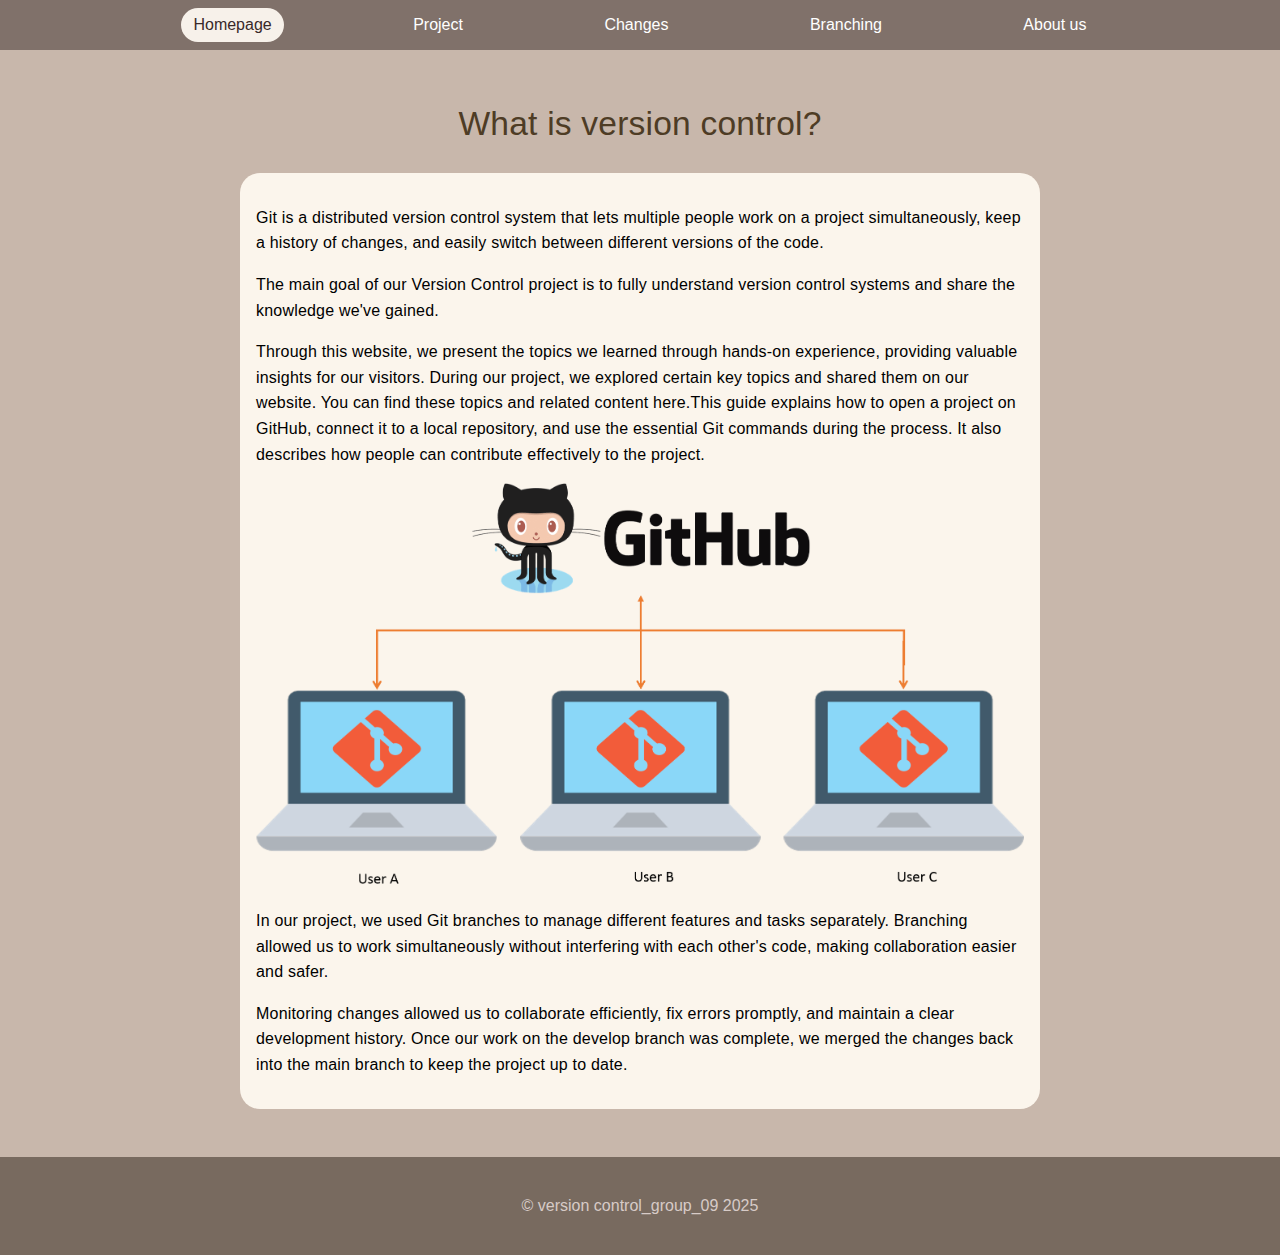
<file: index.html>
<!DOCTYPE html>
<html lang="en">

<head>
  <meta charset="UTF-8" />
  <meta name="viewport" content="width=device-width, initial-scale=1.0" />
  <title>Homepage</title>
  <link rel="stylesheet" href="styles/styles.css" />
</head>

<body>
  <header class="header">
    <nav class="menu">
      <a class="menu-item active" href="index.html">Homepage</a>
      <a class="menu-item" href="project.html">Project</a>
      <a class="menu-item" href="changes.html">Changes</a>
      <a class="menu-item" href="branching.html">Branching</a>
      <a class="menu-item" href="aboutus.html">About us</a>
    </nav>
  </header>
  <main class="main_home">
    <h1>What is version control?</h1>
    <article class="main_article">
      <p>
        Git is a distributed version control system that lets multiple people
        work on a project simultaneously, keep a history of changes, and
        easily switch between different versions of the code.
      </p>
      <p>
        The main goal of our Version Control project is to fully understand
        version control systems and share the knowledge we've gained.
      </p>

      <p>
        Through this website, we present the topics we learned through
        hands-on experience, providing valuable insights for our visitors.
        During our project, we explored certain key topics and shared them on
        our website. You can find these topics and related content here.This
        guide explains how to open a project on GitHub, connect it to a local
        repository, and use the essential Git commands during the process. It
        also describes how people can contribute effectively to the project.
      </p>
      <img src="images/homePage.png" alt="no picture" height="auto" width="100%" />
      <p>
        In our project, we used Git branches to manage different features and
        tasks separately. Branching allowed us to work simultaneously without
        interfering with each other's code, making collaboration easier and
        safer.
      </p>
      <p>
        Monitoring changes allowed us to collaborate efficiently, fix errors
        promptly, and maintain a clear development history. Once our work on
        the develop branch was complete, we merged the changes back into the
        main branch to keep the project up to date.
      </p>
    </article>
  </main>
  <footer class="footer">
    <p class="footer_content">&copy; version control_group_09 2025</p>
  </footer>
</body>

</html>
</file>
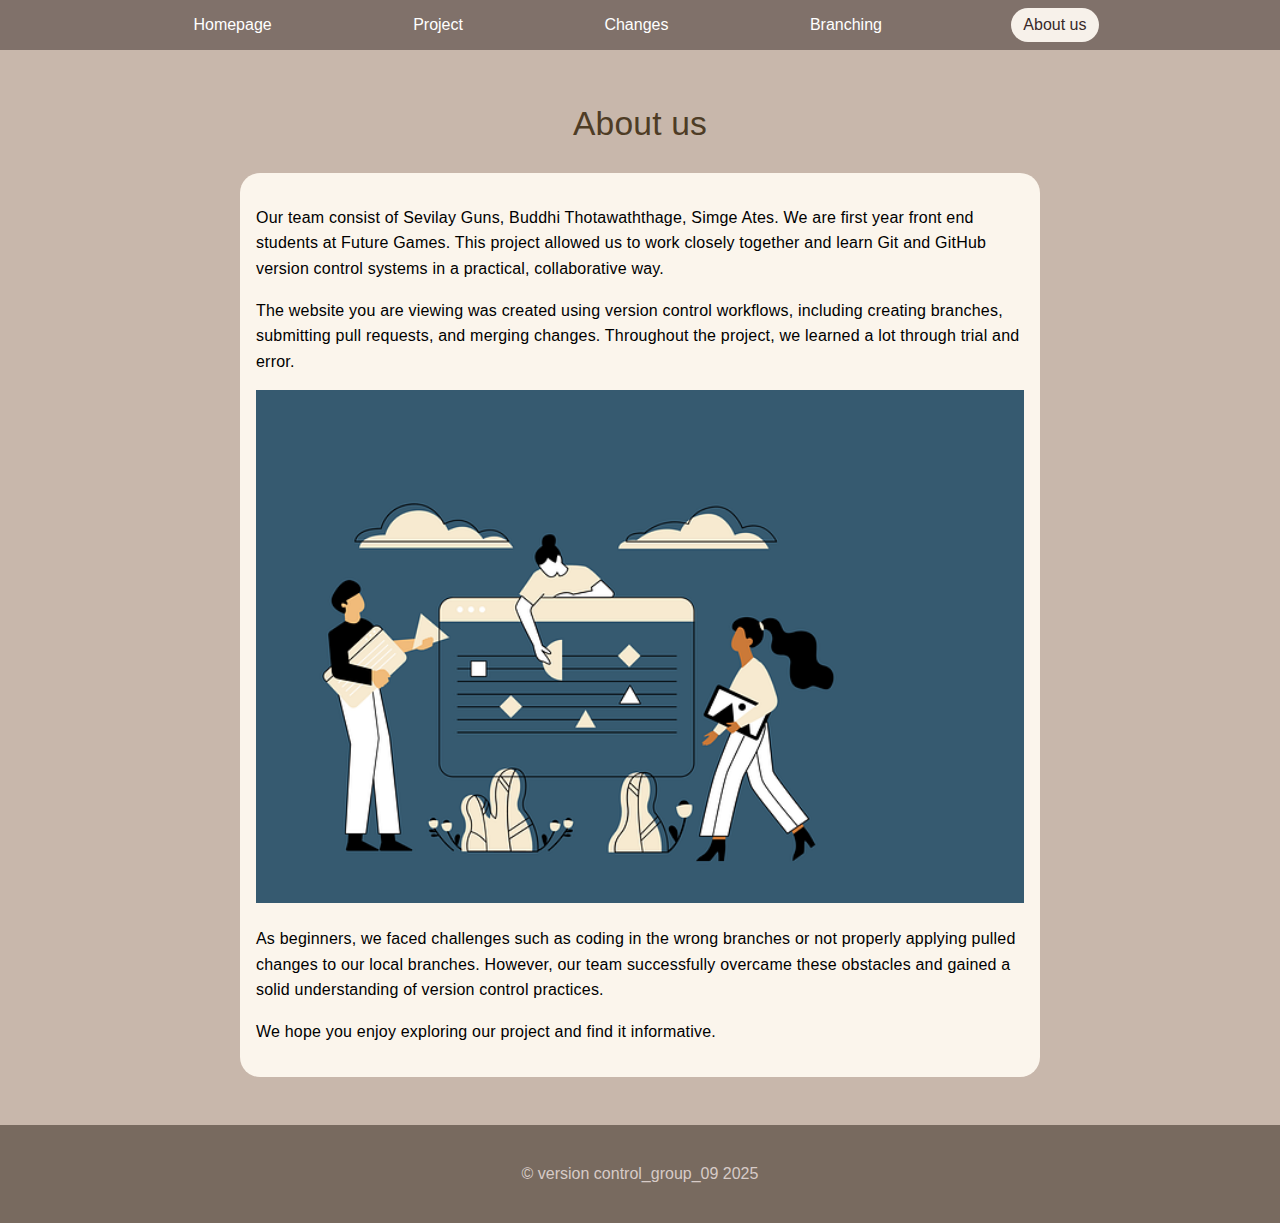
<file: aboutus.html>
<!DOCTYPE html>
<html lang="en">
  <head>
    <meta charset="UTF-8" />
    <meta name="viewport" content="width=device-width, initial-scale=1.0" />
    <title>About Us</title>
    <link rel="stylesheet" href="styles/styles.css" />
    <link rel="stylesheet" href="styles/aboutus.css" />
  </head>
  <body>
    <header class="header">
      <nav class="menu">
        <a class="menu-item" href="index.html">Homepage</a>
        <a class="menu-item" href="project.html">Project</a>
        <a class="menu-item" href="changes.html">Changes</a>
        <a class="menu-item" href="branching.html">Branching</a>
        <a class="menu-item active" href="aboutus.html">About us</a>
      </nav>
    </header>

    <main class="main_home">
      <h1>About us</h1>
      <article class="main_article">
        <p>
          Our team consist of Sevilay Guns, Buddhi Thotawaththage, Simge Ates.
          We are first year front end students at Future Games. This project
          allowed us to work closely together and learn Git and GitHub version
          control systems in a practical, collaborative way.
        </p>
        <p>
          The website you are viewing was created using version control
          workflows, including creating branches, submitting pull requests, and
          merging changes. Throughout the project, we learned a lot through
          trial and error.
        </p>
        <img
          src="images/aboutUs.png"
          alt="no picture"
          height="auto"
          width="100%"
        />
        <p>
          As beginners, we faced challenges such as coding in the wrong branches
          or not properly applying pulled changes to our local branches.
          However, our team successfully overcame these obstacles and gained a
          solid understanding of version control practices.
        </p>
        <p>We hope you enjoy exploring our project and find it informative.</p>
      </article>
    </main>
    <footer class="footer">
      <p class="footer_content">&copy; version control_group_09 2025</p>
    </footer>
  </body>
</html>
</file>
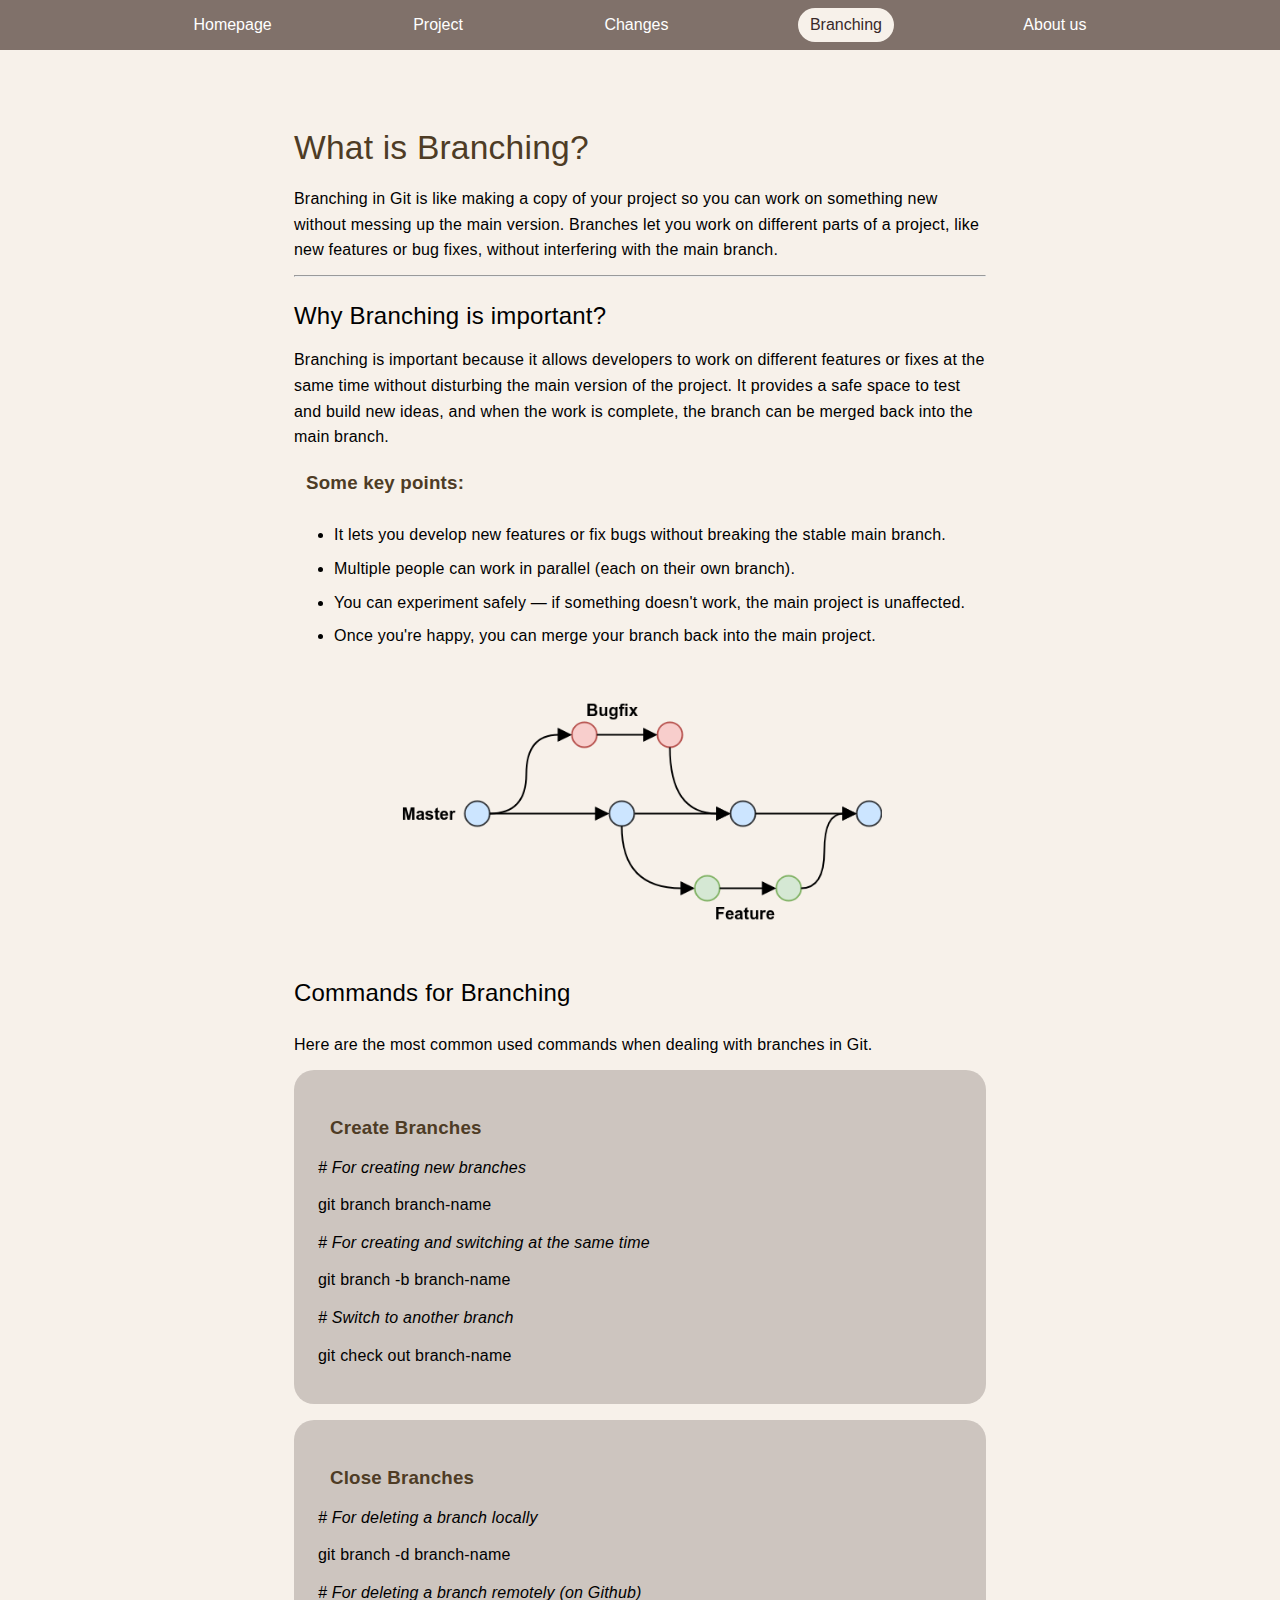
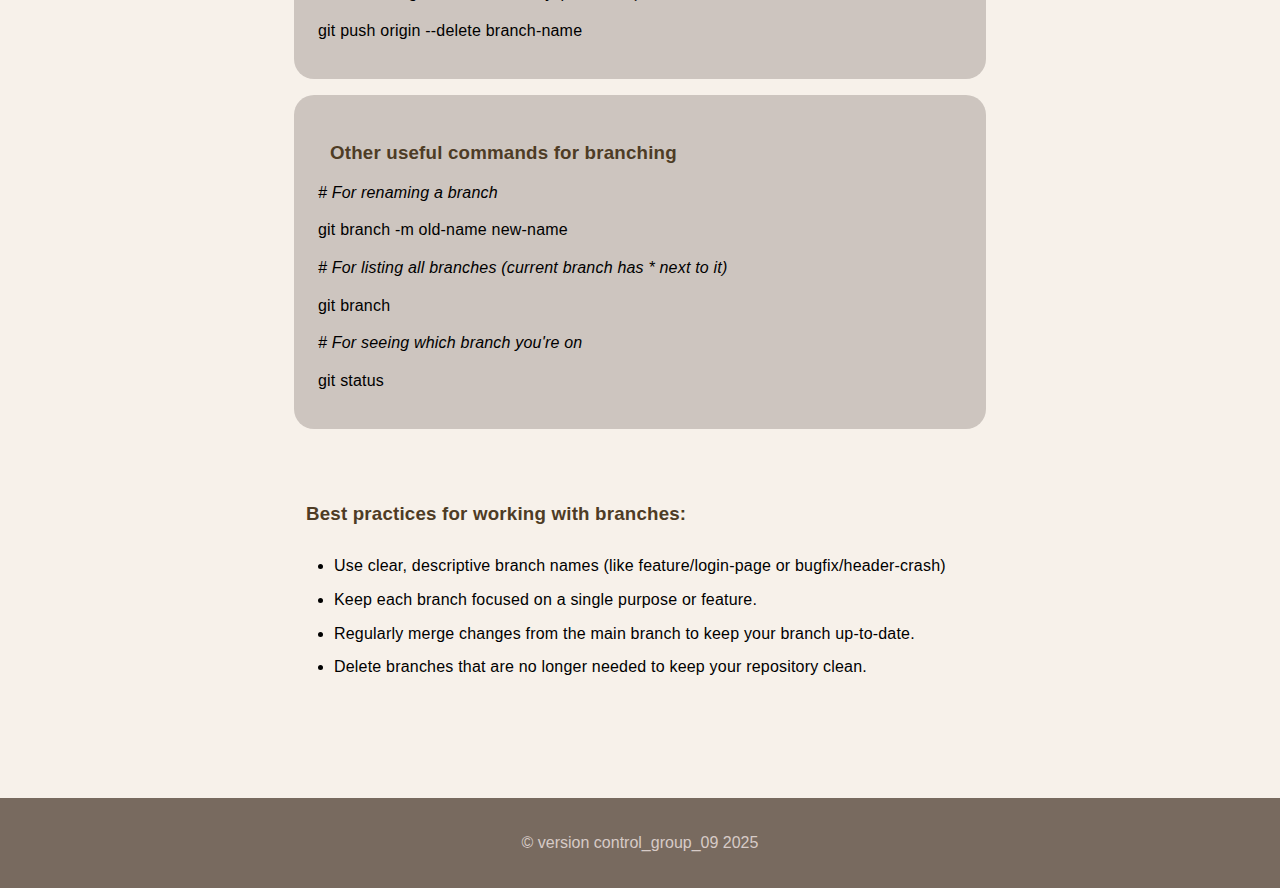
<file: branching.html>
<!DOCTYPE html>
<html lang="en">

<head>
  <meta charset="UTF-8" />
  <meta name="viewport" content="width=device-width, initial-scale=1.0" />
  <title>Branching</title>
  <link rel="stylesheet" href="styles/styles.css" />
  <link rel="stylesheet" href="styles/branching.css">
</head>

<body>
  <header class="header">
    <nav class="menu">
      <a class="menu-item" href="index.html">Homepage</a>
      <a class="menu-item" href="project.html">Project</a>
      <a class="menu-item" href="changes.html">Changes</a>
      <a class="menu-item active" href="branching.html">Branching</a>
      <a class="menu-item" href="aboutus.html">About us</a>
    </nav>
  </header>
  <main class="main_branching">
    <article class="branching_article">
      <article class="branching_introduction">
        <h1 class="branching_title">What is Branching?</h1>
        <p class="page_description">Branching in Git is like making a copy of your project so you can work on
          something new without messing up the main version. Branches let you work on different parts of a
          project, like new features or bug fixes, without interfering with the main branch.</p>
        <hr>
        <h2 class="branching_title">Why Branching is important?</h2>
        <p class="branching_description">Branching is important because it allows developers to work on different
          features or fixes at the same time without disturbing the main version of the project. It provides a
          safe space to test and build new ideas, and when the work is complete, the branch can be merged back
          into the main branch.</p>
        <h3>Some key points:</h3>
        <ul class="list">
          <li>It lets you develop new features or fix bugs without breaking the stable main branch.</li>
          <li>Multiple people can work in parallel (each on their own branch).</li>
          <li>You can experiment safely — if something doesn't work, the main project is unaffected.</li>
          <li>Once you're happy, you can merge your branch back into the main project.</li>
        </ul>
        <img src="./images/branching-flow.png" alt="Branching flow chart" height="auto" width="100%">
      </article>
      <div class="commands_container">
        <h2 class="branchingcommands_title">Commands for Branching </h2>
        <p>Here are the most common used commands when dealing with branches in Git.</p>
        <div class="commands">
          <h3>Create Branches</h3>
          <p class="command_description"># For creating new branches</p>
          <p class="command_syntax">git branch branch-name</p>
          <p class="command_description"># For creating and switching at the same time</p>
          <p class="command_syntax">git branch -b branch-name</p>
          <p class="command_description"># Switch to another branch</p>
          <p class="command_syntax">git check out branch-name</p>
        </div>
        <div class="commands">
          <h3>Close Branches</h3>
          <p class="command_description"># For deleting a branch locally</p>
          <p class="command_syntax">git branch -d branch-name</p>
          <p class="command_description"># For deleting a branch remotely (on Github)</p>
          <p class="command_syntax">git push origin --delete branch-name</p>
        </div>
        <div class="commands">
          <h3>Other useful commands for branching</h3>
          <p class="command_description"># For renaming a branch</p>
          <p class="command_syntax">git branch -m old-name new-name</p>
          <p class="command_description"># For listing all branches (current branch has * next to it)</p>
          <p class="command_syntax">git branch</p>
          <p class="command_description"># For seeing which branch you're on</p>
          <p class="command_syntax">git status</p>
        </div>
      </div>
      <div class="best_practices_container">
        <h3>Best practices for working with branches:</h3>
        <ul class="list">
          <li>Use clear, descriptive branch names (like feature/login-page or bugfix/header-crash)</li>
          <li>Keep each branch focused on a single purpose or feature.</li>
          <li>Regularly merge changes from the main branch to keep your branch up-to-date.</li>
          <li>Delete branches that are no longer needed to keep your repository clean.</li>
        </ul>
      </div>
    </article>
  </main>
  <footer class="footer">
    <p class="footer_content">&copy; version control_group_09 2025</p>
  </footer>
</body>

</html>
</file>
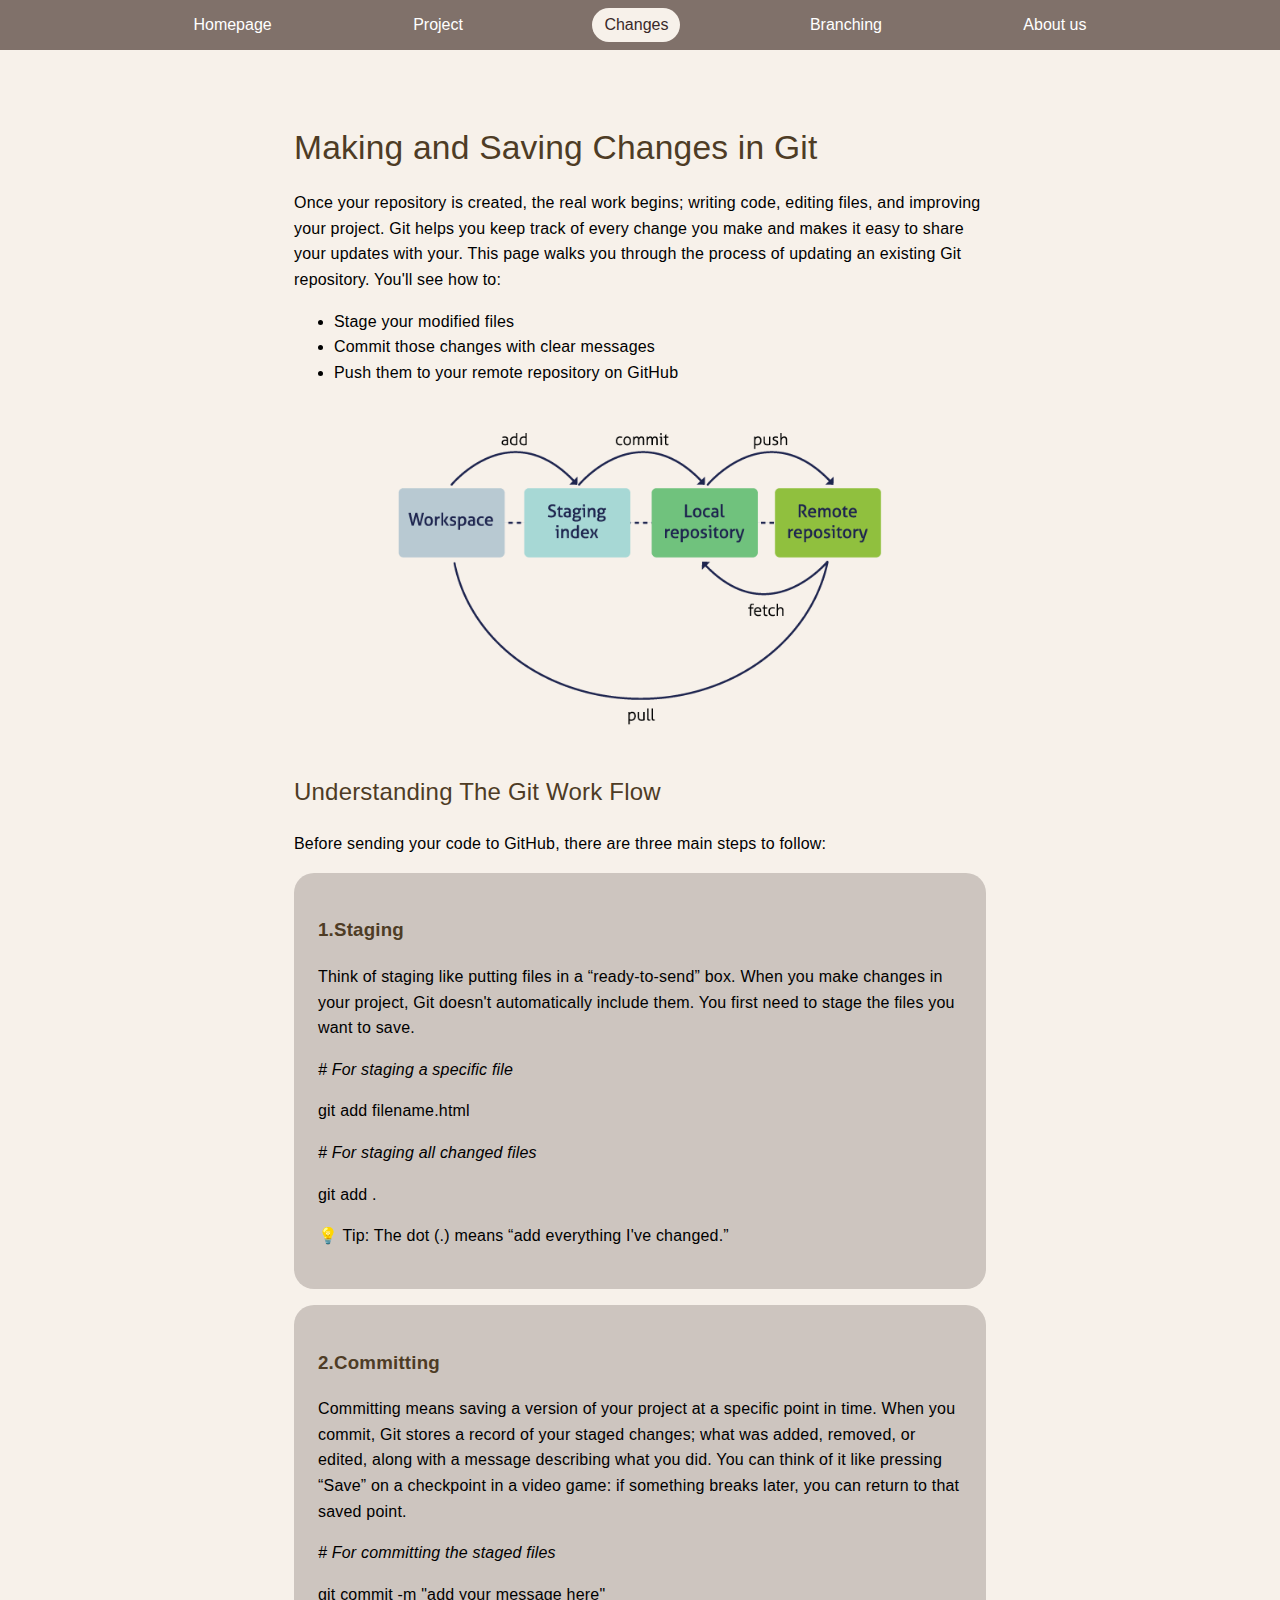
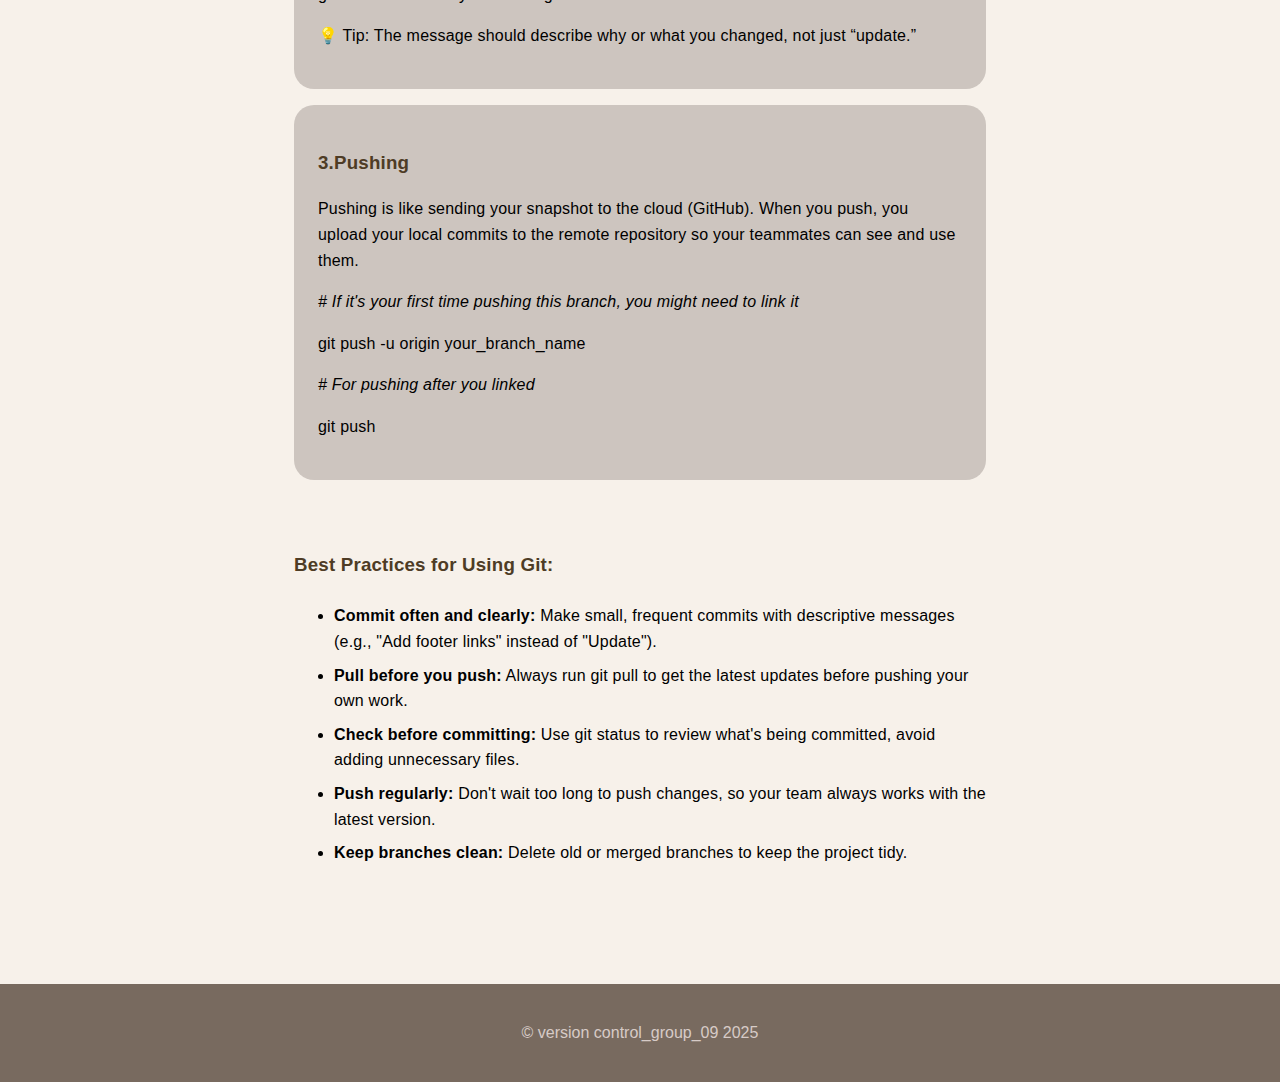
<file: changes.html>
<!DOCTYPE html>
<html lang="en">

<head>
  <meta charset="UTF-8" />
  <meta name="viewport" content="width=device-width, initial-scale=1.0" />
  <title>Changes</title>
  <link rel="stylesheet" href="styles/styles.css" />
  <link rel="stylesheet" href="styles/changes.css">
</head>

<body>
  <header class="header">
    <nav class="menu">
      <a class="menu-item" href="index.html">Homepage</a>
      <a class="menu-item" href="project.html">Project</a>
      <a class="menu-item active" href="changes.html">Changes</a>
      <a class="menu-item" href="branching.html">Branching</a>
      <a class="menu-item" href="aboutus.html">About us</a>
    </nav>
  </header>

  <main class="main_changes">
    <article class="changes_article">
      <article class="changes_introduction">
        <h1 class="changes_title">Making and Saving Changes in Git</h1>
        <p class="page_description">Once your repository is created, the real work begins; writing code, editing files,
          and improving your project. Git helps you keep track of every change you make and makes it easy to share your
          updates with your. This page walks you through the process of updating an existing Git repository. You'll see
          how to:</p>
        <ul>
          <li>Stage your modified files</li>
          <li>Commit those changes with clear messages</li>
          <li>Push them to your remote repository on GitHub</li>
        </ul>
        <img src="./images/git-flowchart-changes.png" alt="Changes flow chart" height="auto" width="100%">
      </article>
      <article class="workflow_article">
        <h2>Understanding The Git Work Flow</h2>
        <p>Before sending your code to GitHub, there are three main steps to follow:</p>
        <div class="commands">
          <h3>1.Staging</h3>
          <p>Think of staging like putting files in a “ready-to-send” box. When you make changes in your project, Git
            doesn't automatically include them. You first need to stage the files you want to save.</p>
          <p class="command_description"># For staging a specific file</p>
          <p class="command_syntax">git add filename.html</p>
          <p class="command_description"># For staging all changed files</p>
          <p class="command_syntax">git add .</p>
          <p>💡 Tip: The dot (.) means “add everything I've changed.”</p>
        </div>
        <div class="commands">
          <h3>2.Committing</h3>
          <p>Committing means saving a version of your project at a specific point in time. When you commit, Git stores
            a record of your staged changes; what was added, removed, or edited, along with a message describing what
            you did. You can think of it like pressing “Save” on a checkpoint in a video game: if something breaks
            later, you can return to that saved point.</p>
          <p class="command_description"># For committing the staged files</p>
          <p class="command_syntax">git commit -m "add your message here"</p>
          <p>💡 Tip: The message should describe why or what you changed, not just “update.”</p>
        </div>
        <div class="commands">
          <h3>3.Pushing</h3>
          <p>Pushing is like sending your snapshot to the cloud (GitHub). When you push, you upload your local commits
            to the remote repository so your teammates can see and use them.</p>
          <p class="command_description"># If it's your first time pushing this branch, you might need to link it</p>
          <p class="command_syntax">git push -u origin your_branch_name</p>
          <p class="command_description"># For pushing after you linked</p>
          <p class="command_syntax">git push</p>
        </div>
      </article>
      <article class="best_practices_container">
        <h3>Best Practices for Using Git:</h3>
        <ul class="list">
          <li><span class="span">Commit often and clearly:</span> Make small, frequent commits with descriptive messages
            (e.g., "Add footer links" instead of "Update").</li>
          <li><span class="span">Pull before you push:</span> Always run git pull to get the latest updates
            before pushing your own work.</li>
          <li><span class="span">Check before committing:</span> Use git status to review what's being committed, avoid
            adding unnecessary files.</li>
          <li><span class="span">Push regularly:</span> Don't wait too long to push changes, so your team always
            works with the latest version.</li>
          <li><span class="span">Keep branches clean:</span> Delete old or merged branches to keep the project
            tidy.</li>
        </ul>
      </article>
    </article>
  </main>
  <footer class="footer">
    <p class="footer_content">&copy; version control_group_09 2025</p>
  </footer>
</body>

</html>
</file>
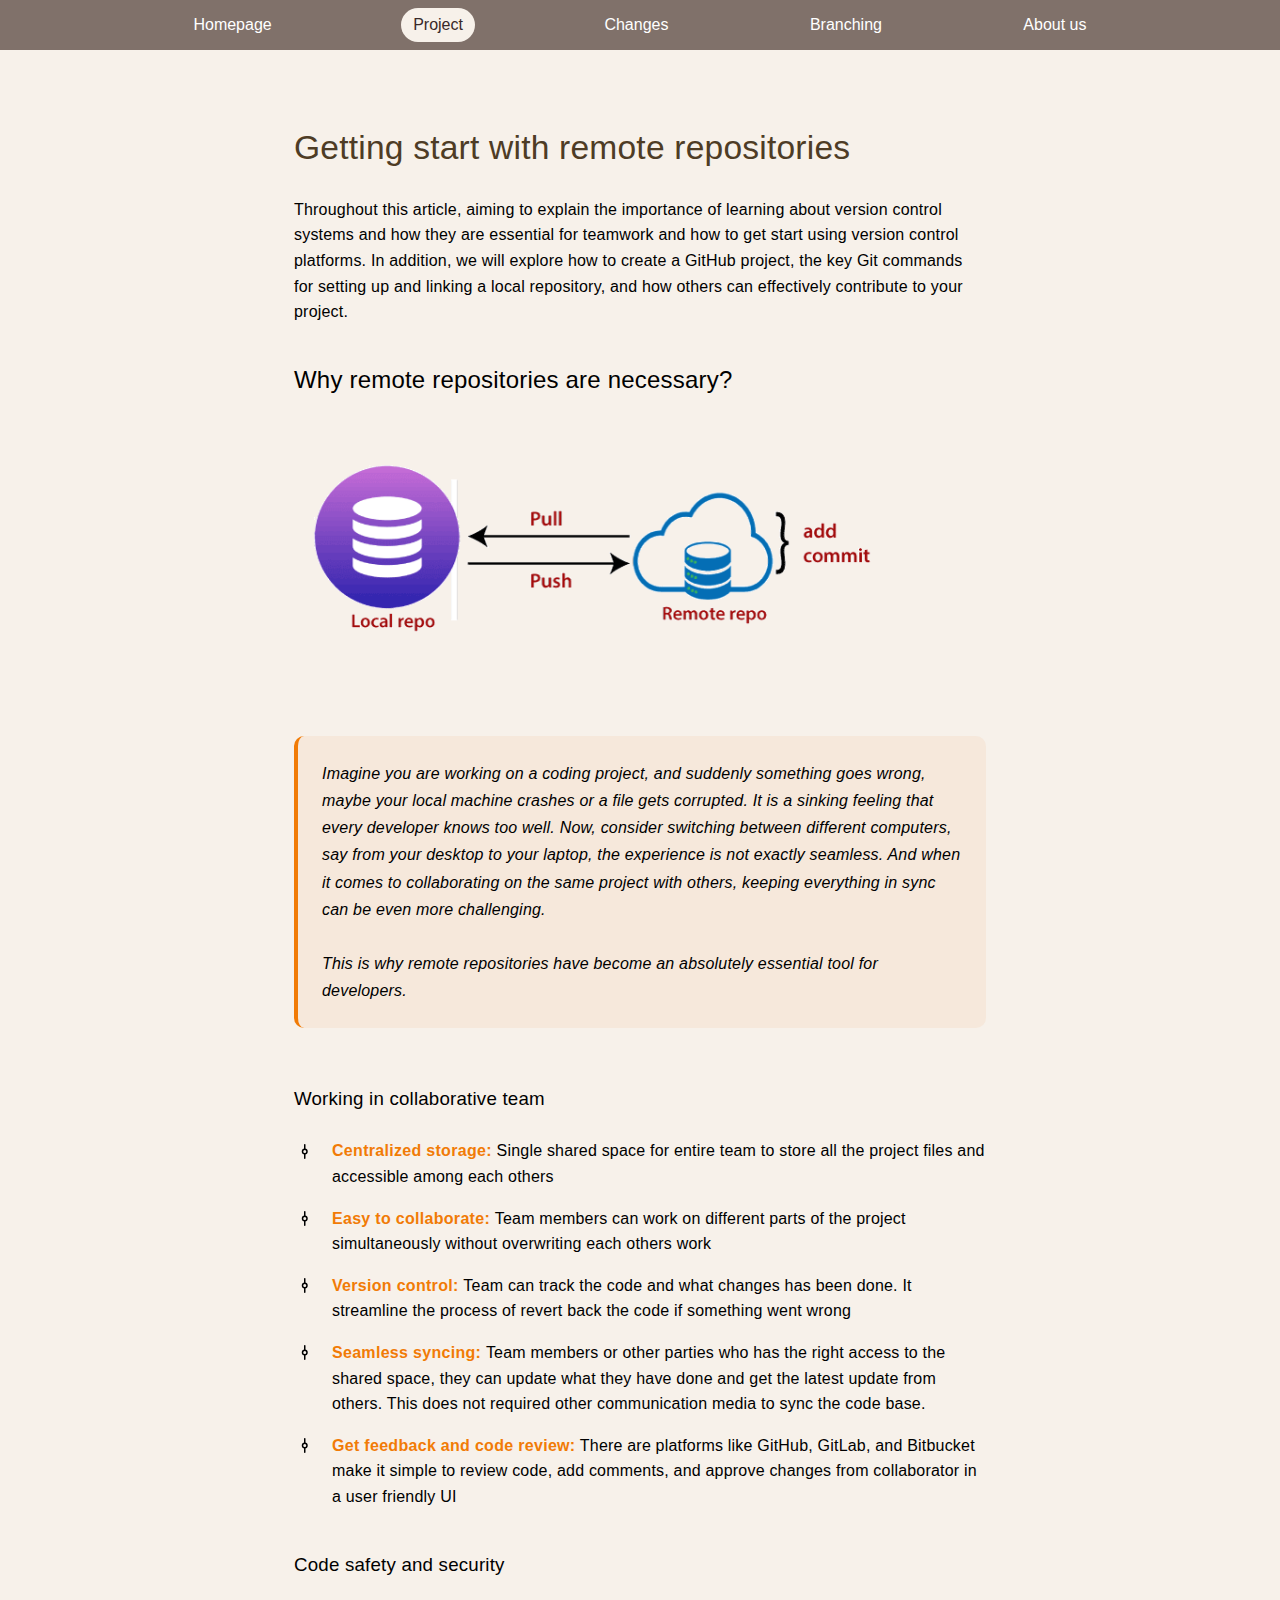
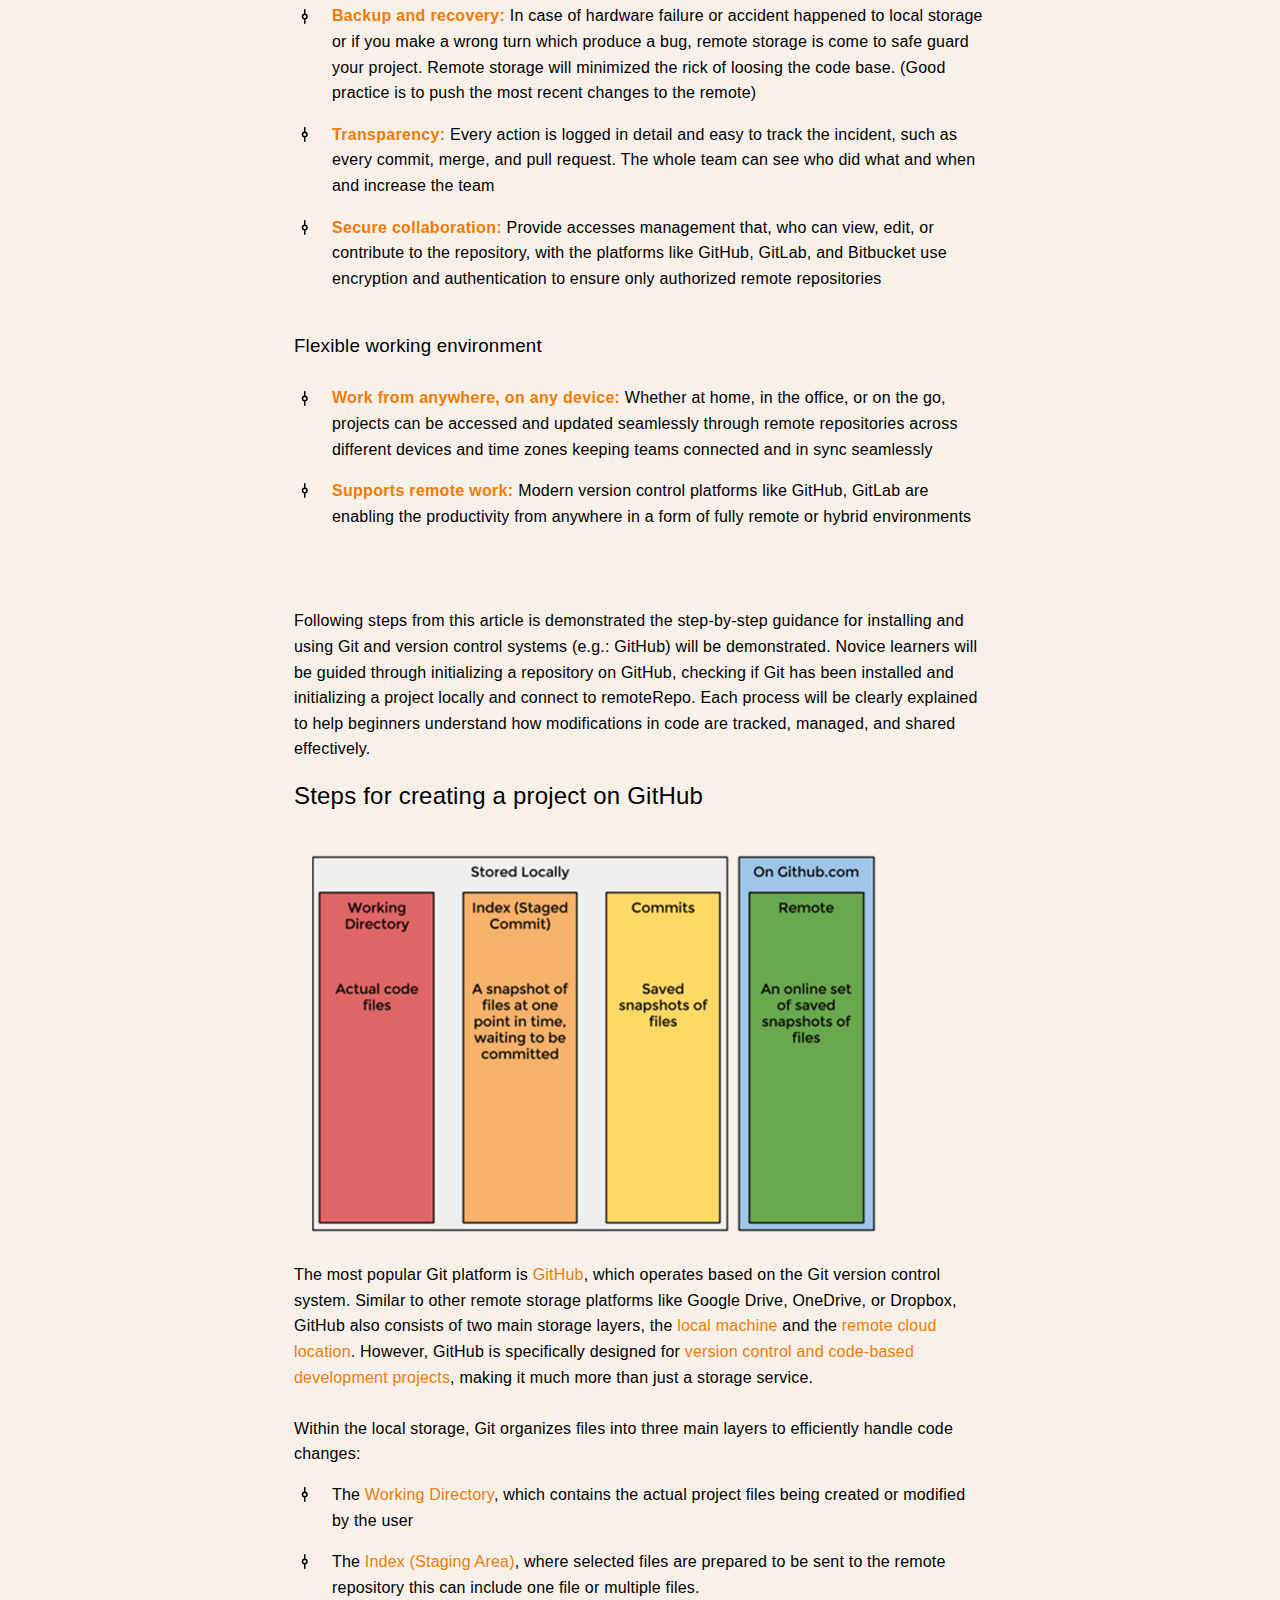
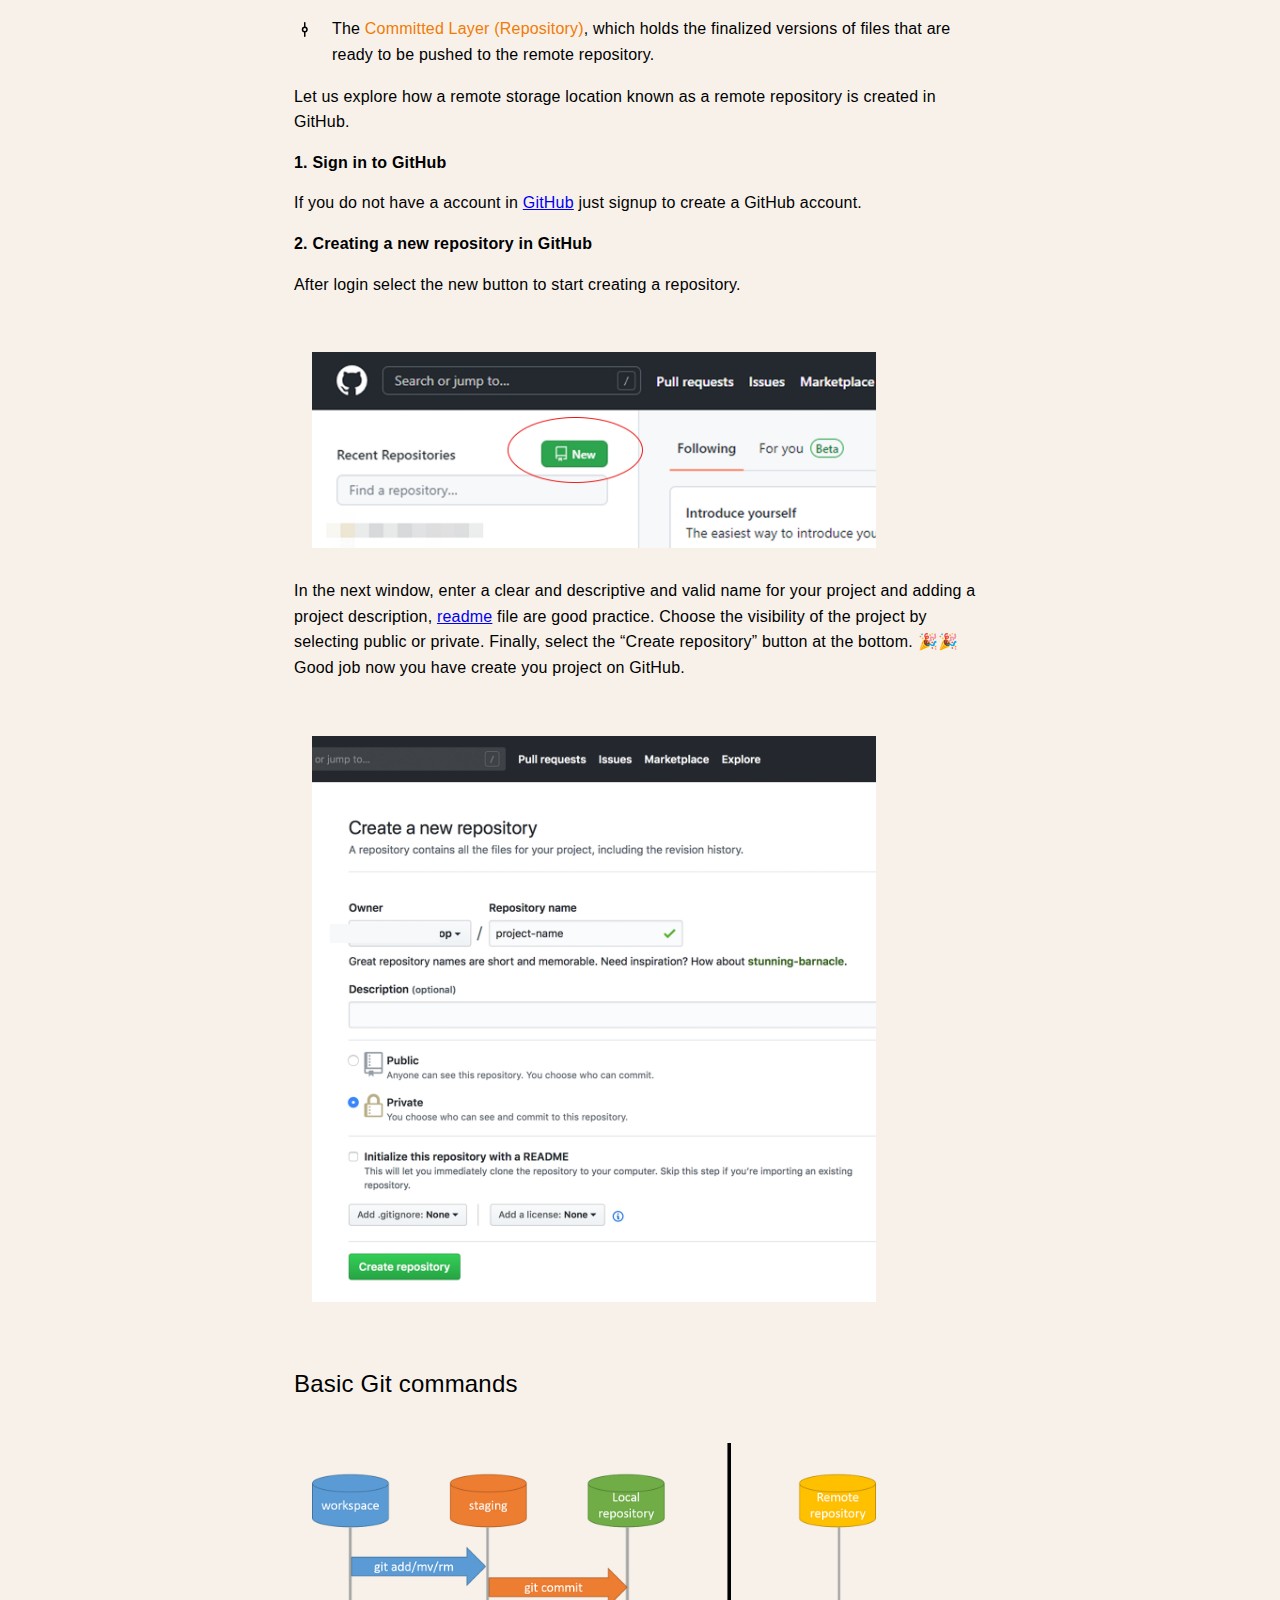
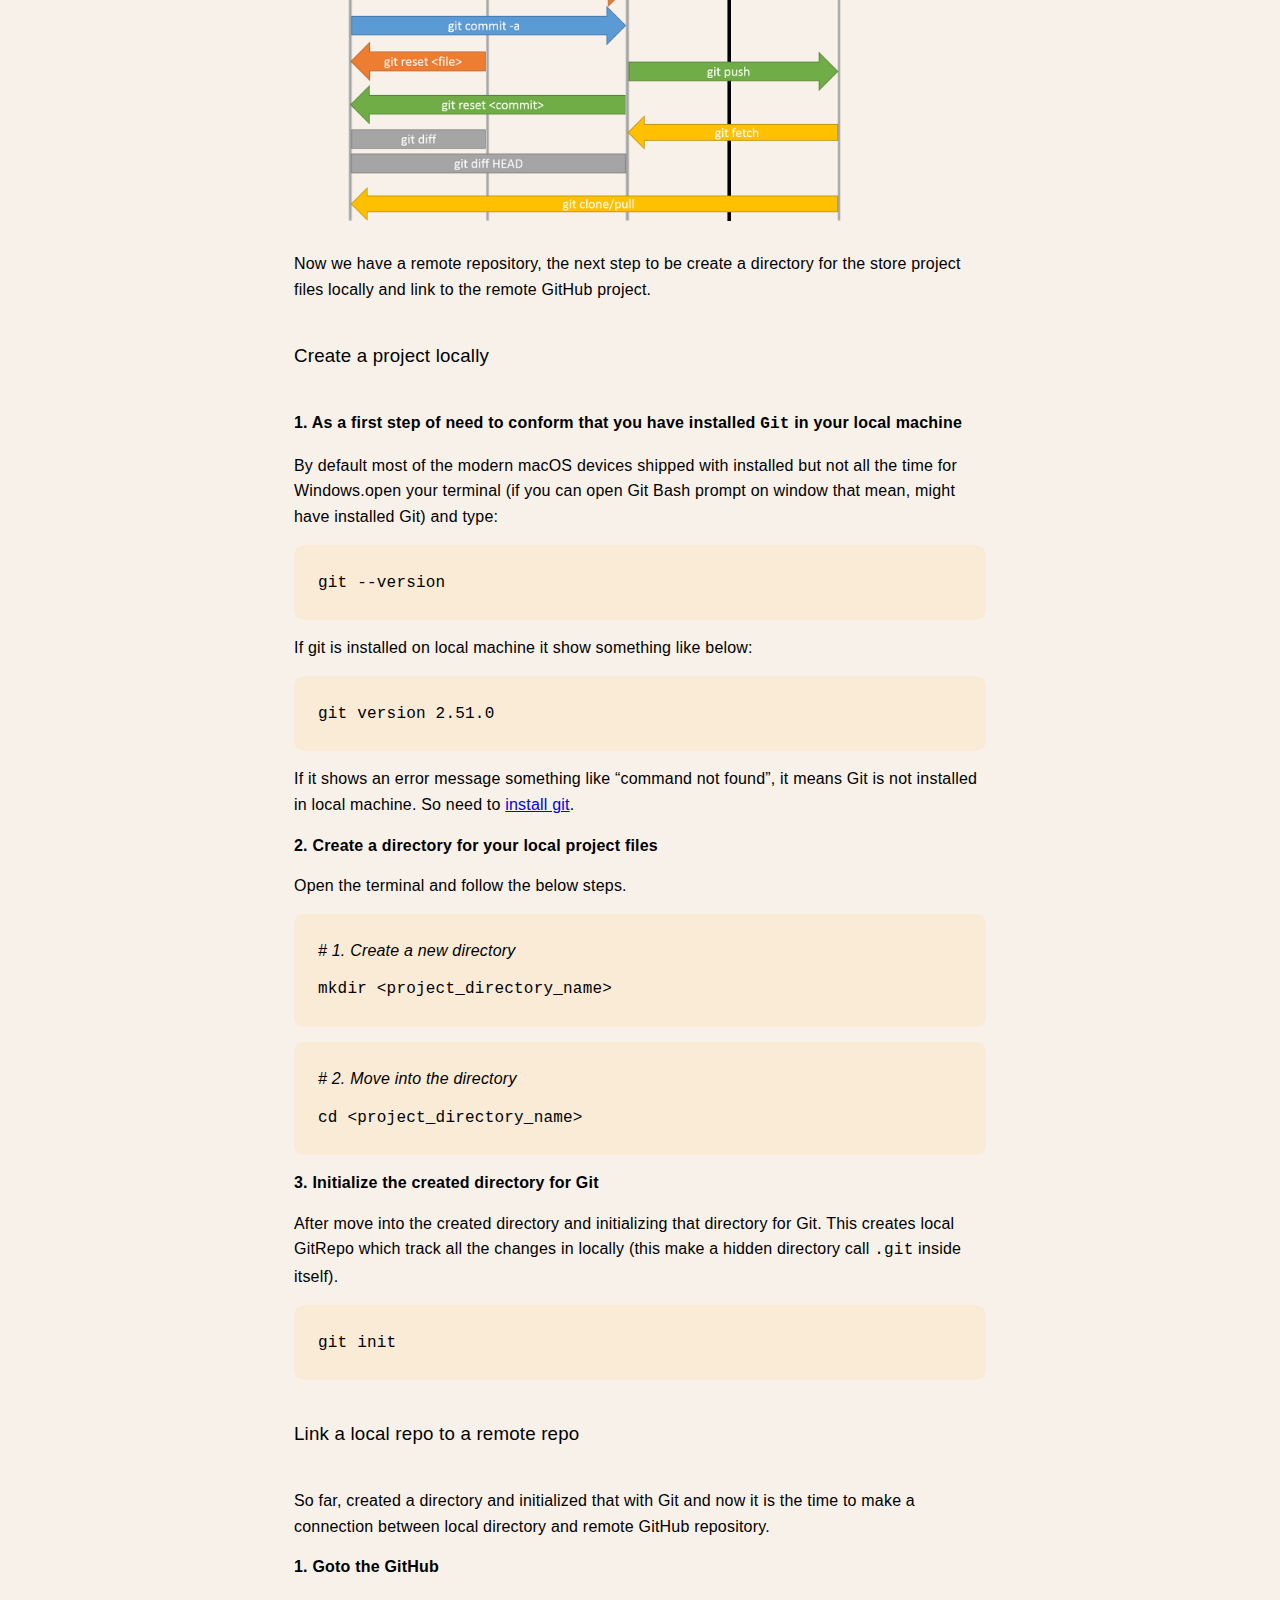
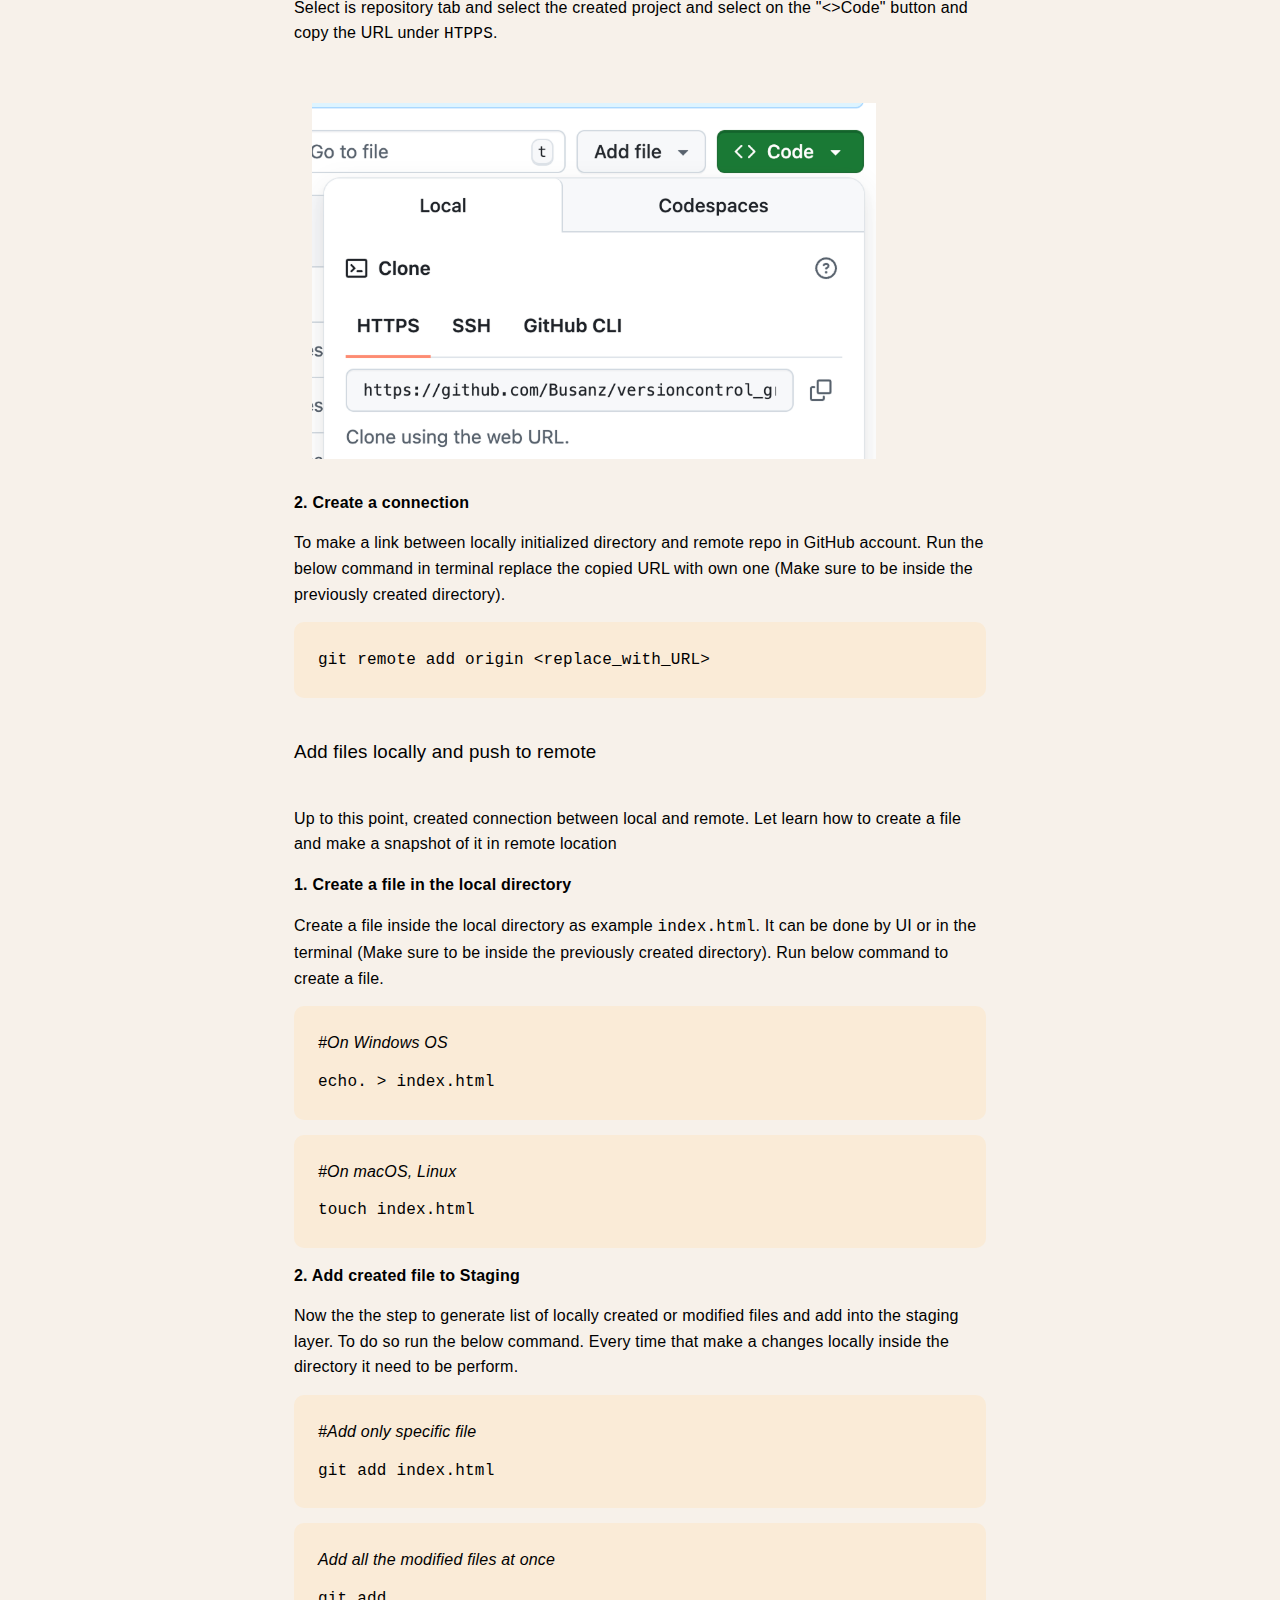
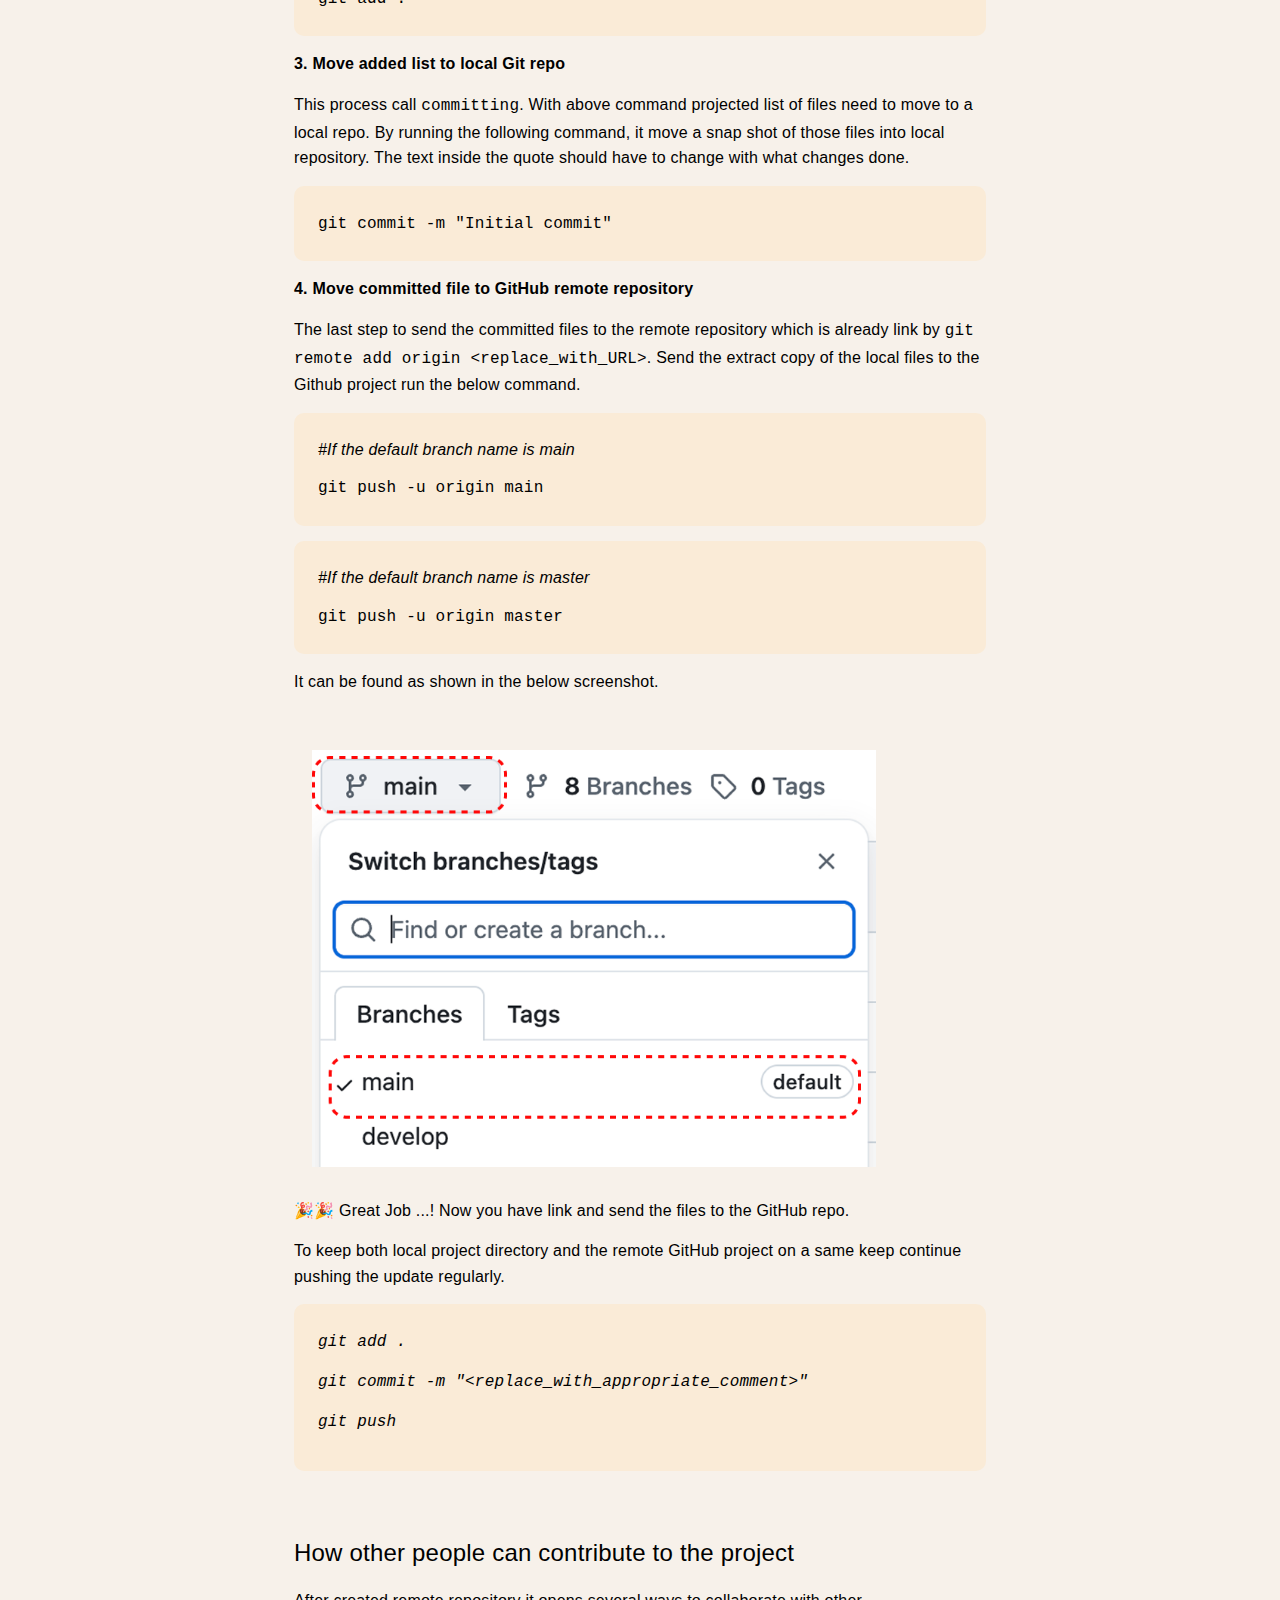
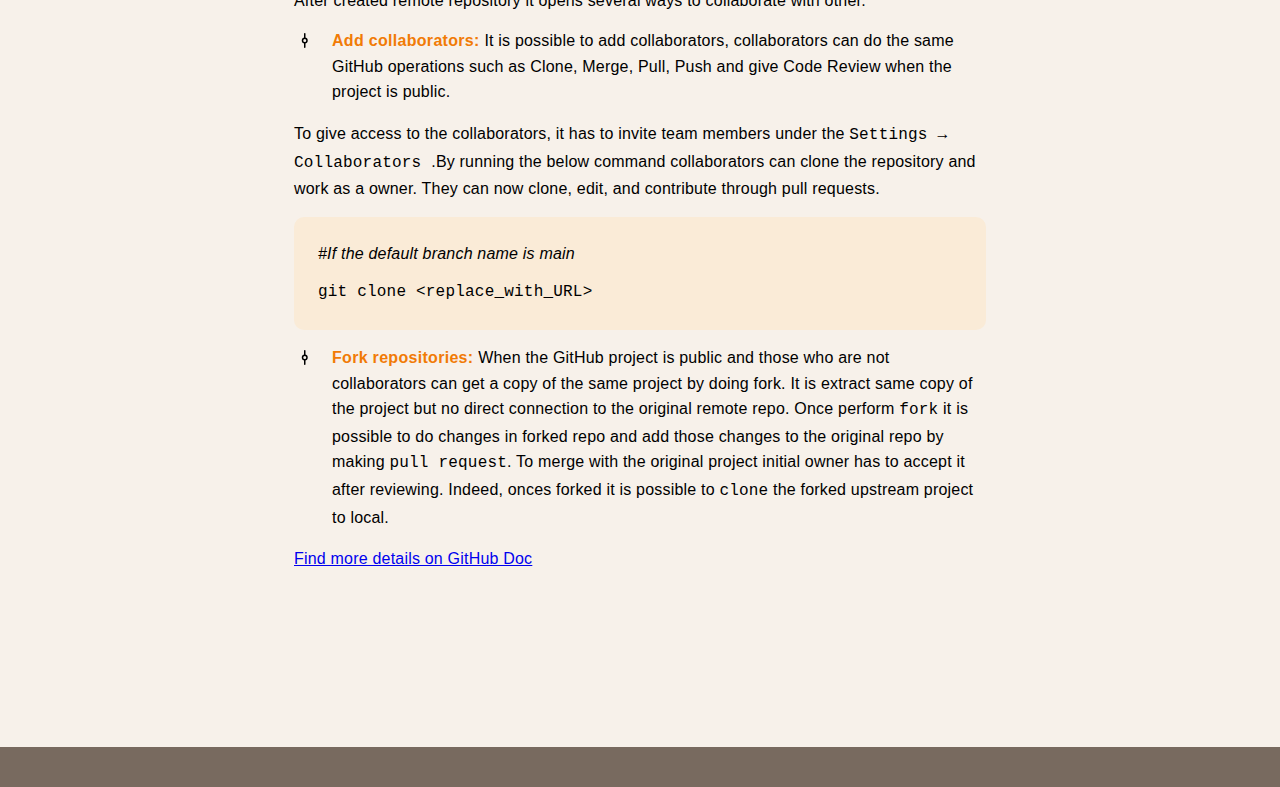
<file: project.html>
<!DOCTYPE html>
<html lang="en">
  <head>
    <meta charset="UTF-8" />
    <meta name="viewport" content="width=device-width, initial-scale=1.0" />
    <title>Project page</title>
    <link rel="stylesheet" href="styles/styles.css" />
    <link rel="stylesheet" href="styles/project.css" />
  </head>
  <body class="project_page">
    <header class="header">
      <nav class="menu">
        <a class="menu-item" href="index.html">Homepage</a>
        <a class="menu-item active" href="project.html">Project</a>
        <a class="menu-item" href="changes.html">Changes</a>
        <a class="menu-item" href="branching.html">Branching</a>
        <a class="menu-item" href="aboutus.html">About us</a>
      </nav>
    </header>

    <main class="main_project">
      <section class="project_container">
        <h1>Getting start with remote repositories</h1>
        <p>
          Throughout this article, aiming to explain the importance of learning
          about version control systems and how they are essential for teamwork
          and how to get start using version control platforms. In addition, we
          will explore how to create a GitHub project, the key Git commands for
          setting up and linking a local repository, and how others can
          effectively contribute to your project.
        </p>

        <article class="project_article">
          <h2>Why remote repositories are necessary?</h2>
          <img
            alt="Remote repository image"
            src="./images/project/remoteRepo.png"
            width="auto"
            height="auto"
            class="project_article_img"
          />
          <div class="project_article_cote">
            Imagine you are working on a coding project, and suddenly something
            goes wrong, maybe your local machine crashes or a file gets
            corrupted. It is a sinking feeling that every developer knows too
            well. Now, consider switching between different computers, say from
            your desktop to your laptop, the experience is not exactly seamless.
            And when it comes to collaborating on the same project with others,
            keeping everything in sync can be even more challenging. <br />
            <br />This is why remote repositories have become an absolutely
            essential tool for developers.
          </div>
          <h3>Working in collaborative team</h3>
          <div class="project_article_list">
            <ul>
              <li>
                <p>
                  <span class="list_item">Centralized storage: </span> Single
                  shared space for entire team to store all the project files
                  and accessible among each others
                </p>
              </li>
              <li>
                <p>
                  <span class="list_item">Easy to collaborate: </span> Team
                  members can work on different parts of the project
                  simultaneously without overwriting each others work
                </p>
              </li>
              <li>
                <p>
                  <span class="list_item">Version control: </span>
                  Team can track the code and what changes has been done. It
                  streamline the process of revert back the code if something
                  went wrong
                </p>
              </li>
              <li>
                <p>
                  <span class="list_item">Seamless syncing: </span>
                  Team members or other parties who has the right access to the
                  shared space, they can update what they have done and get the
                  latest update from others. This does not required other
                  communication media to sync the code base.
                </p>
              </li>
              <li>
                <p>
                  <span class="list_item">Get feedback and code review:</span>
                  There are platforms like GitHub, GitLab, and Bitbucket make it
                  simple to review code, add comments, and approve changes from
                  collaborator in a user friendly UI
                </p>
              </li>
            </ul>
          </div>
          <h3>Code safety and security</h3>
          <div class="project_article_list">
            <ul>
              <li>
                <p>
                  <span class="list_item">Backup and recovery:</span> In case of
                  hardware failure or accident happened to local storage or if
                  you make a wrong turn which produce a bug, remote storage is
                  come to safe guard your project. Remote storage will minimized
                  the rick of loosing the code base. (Good practice is to push
                  the most recent changes to the remote)
                </p>
              </li>
              <li>
                <p>
                  <span class="list_item">Transparency: </span>Every action is
                  logged in detail and easy to track the incident, such as every
                  commit, merge, and pull request. The whole team can see who
                  did what and when and increase the team
                </p>
              </li>
              <li>
                <p>
                  <span class="list_item">Secure collaboration:</span> Provide
                  accesses management that, who can view, edit, or contribute to
                  the repository, with the platforms like GitHub, GitLab, and
                  Bitbucket use encryption and authentication to ensure only
                  authorized remote repositories
                </p>
              </li>
            </ul>
          </div>
          <h3>Flexible working environment</h3>
          <div class="project_article_list">
            <ul>
              <li>
                <p>
                  <span class="list_item"
                    >Work from anywhere, on any device:</span
                  >
                  Whether at home, in the office, or on the go, projects can be
                  accessed and updated seamlessly through remote repositories
                  across different devices and time zones keeping teams
                  connected and in sync seamlessly
                </p>
              </li>
              <li>
                <p>
                  <span class="list_item">Supports remote work: </span>Modern
                  version control platforms like GitHub, GitLab are enabling the
                  productivity from anywhere in a form of fully remote or hybrid
                  environments
                </p>
              </li>
            </ul>
          </div>
        </article>

        <article class="project_article">
          <p>
            Following steps from this article is demonstrated the step-by-step
            guidance for installing and using Git and version control systems
            (e.g.: GitHub) will be demonstrated. Novice learners will be guided
            through initializing a repository on GitHub, checking if Git has
            been installed and initializing a project locally and connect to
            remoteRepo. Each process will be clearly explained to help beginners
            understand how modifications in code are tracked, managed, and
            shared effectively.
          </p>
          <h2>Steps for creating a project on GitHub</h2>
          <img
            alt="GitHub basic layers"
            src="./images/project/gitHubLayers.png"
            width="auto"
            height="auto"
            class="project_article_img"
          />
          <p>
            The most popular Git platform is
            <span class="highlight_words">GitHub</span>, which operates based on
            the Git version control system. Similar to other remote storage
            platforms like Google Drive, OneDrive, or Dropbox, GitHub also
            consists of two main storage layers, the
            <span class="highlight_words">local machine</span> and the
            <span class="highlight_words">remote cloud location</span>. However,
            GitHub is specifically designed for
            <span class="highlight_words"
              >version control and code-based development projects</span
            >, making it much more than just a storage service.
            <br /><br />Within the local storage, Git organizes files into three
            main layers to efficiently handle code changes:
          </p>

          <div class="project_article_list">
            <ul>
              <li>
                <p>
                  The <span class="highlight_words">Working Directory</span>,
                  which contains the actual project files being created or
                  modified by the user
                </p>
              </li>
              <li>
                <p>
                  The <span class="highlight_words">Index (Staging Area)</span>,
                  where selected files are prepared to be sent to the remote
                  repository this can include one file or multiple files.
                </p>
              </li>
              <li>
                <p>
                  The
                  <span class="highlight_words"
                    >Committed Layer (Repository)</span
                  >, which holds the finalized versions of files that are ready
                  to be pushed to the remote repository.
                </p>
              </li>
            </ul>
          </div>
          <p>
            Let us explore how a remote storage location known as a remote
            repository is created in GitHub.
          </p>
          <div>
            <div>
              <p class="process_step_instruction">1. Sign in to GitHub</p>
              <p>
                If you do not have a account in
                <a href="https://github.com/" target="_blank"> GitHub</a> just
                signup to create a GitHub account.
              </p>

              <p class="process_step_instruction">
                2. Creating a new repository in GitHub
              </p>
              <p>
                After login select the new button to start creating a
                repository.
              </p>
              <img
                alt="The selection button to create new project"
                src="./images/project/createNewRepo.png"
                width="auto"
                height="auto"
                class="project_article_img"
              />

              <p>
                In the next window, enter a clear and descriptive and valid name
                for your project and adding a project description,
                <a
                  href="https://docs.github.com/en/get-started/writing-on-github/getting-started-with-writing-and-formatting-on-github/basic-writing-and-formatting-syntax"
                  target="_blank"
                >
                  readme</a
                >
                file are good practice. Choose the visibility of the project by
                selecting public or private. Finally, select the “Create
                repository” button at the bottom. 🎉🎉 Good job now you have
                create you project on GitHub.
              </p>
              <img
                alt="The selection button to create new project"
                src="./images/project/createNewRepoAddDetails.png"
                width="auto"
                height="auto"
                class="project_article_img"
              />
            </div>
          </div>
        </article>

        <article class="project_article">
          <h2>Basic Git commands</h2>
          <img
            alt="Remote repository image"
            src="./images/project/gitCommands.png"
            width="auto"
            height="auto"
            class="project_article_img"
          />
          <p>
            Now we have a remote repository, the next step to be create a
            directory for the store project files locally and link to the remote
            GitHub project.
          </p>
          <h3>Create a project locally</h3>
          <p class="process_step_instruction">
            1. As a first step of need to conform that you have installed
            <code>Git</code> in your local machine
          </p>
          <p>
            By default most of the modern macOS devices shipped with installed
            but not all the time for Windows.open your terminal (if you can open
            Git Bash prompt on window that mean, might have installed Git) and
            type:
          </p>
          <p class="process_step_command"><code>git --version</code></p>
          <p>
            If git is installed on local machine it show something like below:
          </p>
          <p class="process_step_command"><code> git version 2.51.0</code></p>
          <p>
            If it shows an error message something like “command not found”, it
            means Git is not installed in local machine. So need to
            <a href="https://git-scm.com/downloads" target="_blank">
              install git</a
            >.
          </p>
          <p class="process_step_instruction">
            2. Create a directory for your local project files
          </p>
          <p>Open the terminal and follow the below steps.</p>
          <p class="process_step_command">
            <em># 1. Create a new directory</em>
            <code>mkdir &lt;project_directory_name&gt; </code>
          </p>

          <p class="process_step_command">
            <em># 2. Move into the directory</em>
            <code>cd &lt;project_directory_name&gt; </code>
          </p>

          <p class="process_step_instruction">
            3. Initialize the created directory for Git
          </p>
          <p>
            After move into the created directory and initializing that
            directory for Git. This creates local GitRepo which track all the
            changes in locally (this make a hidden directory call
            <code>.git</code> inside itself).
          </p>
          <p class="process_step_command">
            <code>git init</code>
          </p>

          <h3>Link a local repo to a remote repo</h3>
          <p>
            So far, created a directory and initialized that with Git and now it
            is the time to make a connection between local directory and remote
            GitHub repository.
          </p>
          <p class="process_step_instruction">1. Goto the GitHub</p>
          <p>
            Select is repository tab and select the created project and select
            on the "&lt;&gt;Code" button and copy the URL under
            <code>HTPPS</code>.
          </p>
          <img
            alt="The button to GitHub repo URL"
            src="./images/project/gitRepoURL.png"
            width="400px"
            height="auto"
            class="project_article_img"
          />
          <p class="process_step_instruction">2. Create a connection</p>
          <p>
            To make a link between locally initialized directory and remote repo
            in GitHub account. Run the below command in terminal replace the
            copied URL with own one (Make sure to be inside the previously
            created directory).
          </p>
          <p class="process_step_command">
            <code>git remote add origin &lt;replace_with_URL&gt;</code>
          </p>

          <h3>Add files locally and push to remote</h3>
          <p>
            Up to this point, created connection between local and remote. Let
            learn how to create a file and make a snapshot of it in remote
            location
          </p>
          <p class="process_step_instruction">
            1. Create a file in the local directory
          </p>
          <p>
            Create a file inside the local directory as example
            <code>index.html</code>. It can be done by UI or in the terminal
            (Make sure to be inside the previously created directory). Run below
            command to create a file.
          </p>

          <p class="process_step_command">
            <em>#On Windows OS</em>
            <code>echo. > index.html</code>
          </p>
          <p class="process_step_command">
            <em>#On macOS, Linux</em>
            <code>touch index.html</code>
          </p>

          <p class="process_step_instruction">2. Add created file to Staging</p>
          <p>
            Now the the step to generate list of locally created or modified
            files and add into the staging layer. To do so run the below
            command. Every time that make a changes locally inside the directory
            it need to be perform.
          </p>

          <p class="process_step_command">
            <em>#Add only specific file</em>
            <code>git add index.html</code>
          </p>
          <p class="process_step_command">
            <em>Add all the modified files at once</em>
            <code>git add .</code>
          </p>

          <p class="process_step_instruction">
            3. Move added list to local Git repo
          </p>
          <p>
            This process call <code>committing</code>. With above command
            projected list of files need to move to a local repo. By running the
            following command, it move a snap shot of those files into local
            repository. The text inside the quote should have to change with
            what changes done.
          </p>
          <p class="process_step_command">
            <code>git commit -m "Initial commit"</code>
          </p>

          <p class="process_step_instruction">
            4. Move committed file to GitHub remote repository
          </p>

          <p>
            The last step to send the committed files to the remote repository
            which is already link by
            <code>git remote add origin &lt;replace_with_URL&gt;</code>. Send
            the extract copy of the local files to the Github project run the
            below command.
          </p>
          <p class="process_step_command">
            <em>#If the default branch name is main</em>
            <code>git push -u origin main</code>
          </p>
          <p class="process_step_command">
            <em>#If the default branch name is master</em>
            <code>git push -u origin master</code>
          </p>
          <p>It can be found as shown in the below screenshot.</p>
          <img
            alt="The GitHub default branch"
            src="./images/project/defaultBranch.png"
            width="400px"
            height="auto"
            class="project_article_img"
          />
          <p>
            🎉🎉 Great Job ...! Now you have link and send the files to the
            GitHub repo.
          </p>
          <p>
            To keep both local project directory and the remote GitHub project
            on a same keep continue pushing the update regularly.
          </p>
          <p class="process_step_command">
            <em><code>git add .</code></em>
            <em
              ><code
                >git commit -m "&lt;replace_with_appropriate_comment&gt;"</code
              ></em
            >
            <em><code>git push</code></em>
          </p>
        </article>

        <article class="project_article">
          <h2>How other people can contribute to the project</h2>
          <p>
            After created remote repository it opens several ways to collaborate
            with other.
          </p>
          <div class="project_article_list">
            <ul>
              <li>
                <p>
                  <span class="list_item">Add collaborators: </span> It is
                  possible to add collaborators, collaborators can do the same
                  GitHub operations such as Clone, Merge, Pull, Push and give
                  Code Review when the project is public.
                </p>
              </li>
            </ul>
            <p>
              To give access to the collaborators, it has to invite team members
              under the <code>Settings &#8594; Collaborators </code>.By running
              the below command collaborators can clone the repository and work
              as a owner. They can now clone, edit, and contribute through pull
              requests.
            </p>
            <p class="process_step_command">
              <em>#If the default branch name is main</em>
              <code>git clone &lt;replace_with_URL&gt;</code>
            </p>

            <ul>
              <li>
                <p>
                  <span class="list_item">Fork repositories: </span> When the
                  GitHub project is public and those who are not collaborators
                  can get a copy of the same project by doing fork. It is
                  extract same copy of the project but no direct connection to
                  the original remote repo. Once perform <code>fork</code> it is
                  possible to do changes in forked repo and add those changes to
                  the original repo by making <code>pull request</code>. To
                  merge with the original project initial owner has to accept it
                  after reviewing. Indeed, onces forked it is possible to
                  <code>clone</code> the forked upstream project to local.
                </p>
              </li>
            </ul>
          </div>
          <p>
            <a
              href="https://docs.github.com/en"
              target="https://docs.github.com/en"
            >
              Find more details on GitHub Doc</a
            >
          </p>
        </article>
      </section>
    </main>
    <footer class="footer">
      <p class="footer_content">&copy; version control_group_09 2025</p>
    </footer>
  </body>
</html>
</file>
<file: styles/styles.css>
* {
  box-sizing: border-box;
}

html {
  height: 100vh;
  margin: 0;
}

body {
  font-family: Arial, Helvetica, sans-serif;
  font-size: 1rem;
  font-weight: 400;
  display: flex;
  background-color: rgb(200, 183, 171);
  margin: 0;
  flex-direction: column;
  min-height: 100vh;
}

h1 {
  font-size: 2.1rem;
  color: #4e3c25;
  font-weight: 300;
}

.header {
  background-color: #a28c70;
}

.menu {
  display: flex;
  background-color: rgb(128, 113, 106);
  justify-content: space-evenly;
  padding: 8px 64px;
  list-style-type: none;
}

main {
  flex: 1;
}

.menu-item {
  font-size: 1rem;
  padding: 8px 12px;
  text-decoration: none;
  color: white;
}

.menu-item:hover,
.menu-item.active {
  background-color: rgb(247, 241, 234);
  border-radius: 20px;
  color: rgb(57, 41, 41);
}

/* part can change below it*/

.main_home {
  display: flex;
  flex-direction: column;
  justify-content: center;
  align-items: center;
  flex-grow: 1;
  padding: 24px;
  text-align: center;
  line-height: 1.6;
  letter-spacing: 0.2px;
}

.main_article {
  height: 100%;
  margin-bottom: 24px;
  border-radius: 20px;
  padding: 16px;
  background-color: #fbf5ec;
  border-radius: 20px;
}

.main_home .main_article {
  width: 100%;
  max-width: 800px;
  margin-bottom: 24px;
  text-align: left;
}

.article-image {
  max-width: 100%;
  max-height: 400px;
  height: auto;
  display: block;
  margin: 16px auto;
  border-radius: 12px;
}

.footer {
  background-color: rgb(120, 106, 95);
  padding: 24px;
  margin-top: auto;
}

.footer_content {
  color: rgb(215, 203, 199);
  text-align: center;
}

@media (max-width: 768px) {
  .menu {
    flex-direction: column;
    padding: 8px;
  }

  .menu-item {
    padding: 12px 0;
    text-align: center;
  }
}
</file>
<file: styles/aboutus.css>
.main_home {
  display: flex;
  flex-direction: column;
  justify-content: center; 
  align-items: center;     
  flex-grow: 1;
  padding: 24px;
  text-align: center;
}

.main_article {
  height: 100%;
  margin-bottom: 24px;
  border-radius: 20px;
  padding: 16px;
  background-color: #fbf5ec;
  border-radius: 20px;
}

.main_home .main_article {
  width: 100%;       
  max-width: 800px;  
  margin-bottom: 24px;
  text-align: left;
}
.article-image {
  max-width: 100%;    
  max-height: 400px;  
  height: auto;       
  display: block;
  margin: 16px auto;  
  border-radius: 12px;
}
</file>
<file: styles/branching.css>
.main_branching {
  background-color: rgb(247, 241, 234);
  line-height: 1.6;
  letter-spacing: 0.2px;
  display: flex;
  justify-content: center;
  height: 100%;
  width: 100%;
}

.branching_article {
  height: 100%;
  max-width: 43.25rem;
  margin: 24px;
  padding: 24px 0;
}

.branching_title {
  margin-bottom: 0;
}

p {
  margin: 12px 0;
}

.list li {
  margin-bottom: 8px;
  line-height: 1.6;
}

.best_practices_container {
  margin: 48px 0;
}

.list {
  margin: 24px 0;
}

.best_practices {
  margin-bottom: 36px;
}

img {
  margin: 24px 0;
}

.commands {
  background-color: rgb(205, 197, 191);
  border-radius: 20px;
  margin-bottom: 16px;
  padding: 24px;
}

.main_branching h2 {
  font-weight: 300;
}

h3 {
  color: #4e3c25;
  margin-bottom: 0;
}

h3 {
  padding: 0 12px;
  text-align: left;
}

.command_description {
  font-style: italic;
}

@media screen and (min-width: 769px) {
  .main_branching {
    display: flex;
    height: 100%;
    width: 100%;
    justify-content: center;
  }

  img {
    max-width: 70%;
    display: block;
    margin: 48px auto;
  }

  .best_practices_container {
    margin: 70px 0;
  }

  .branching {
    max-width: 43.25rem;
    height: 100%;
  }
}
</file>
<file: styles/changes.css>
.main_changes {
  background-color: rgb(247, 241, 234);
  line-height: 1.6;
  letter-spacing: 0.2px;
  display: flex;
  justify-content: center;
  height: 100%;
  width: 100%;
}

.changes_article {
  height: 100%;
  max-width: 43.25rem;
  margin: 24px;
  padding: 24px 0;
}

.changes_title {
  margin-bottom: 0;
}

.list li {
  margin-bottom: 8px;
  line-height: 1.6;
}

.list {
  margin: 24px 0;
}

img {
  margin: 24px 0;
}

.span {
  font-weight: bold;
}

.commands {
  background-color: rgb(205, 197, 191);
  border-radius: 20px;
  margin-bottom: 16px;
  padding: 24px;
}

h2,
h3 {
  color: #4e3c25;
  font-weight: 200;
}

h3 {
  text-align: left;
  font-weight: bold;
}

.command_description {
  font-style: italic;
}

@media screen and (min-width: 769px) {
  .main_changing {
    display: flex;
    height: 100%;
    width: 100%;
    justify-content: center;
  }

  img {
    max-width: 70%;
    display: block;
    margin: 48px auto;
  }

  .best_practices_container {
    margin: 70px 0;
  }
}
</file>
<file: styles/project.css>
.project_page {
  background-color: #f7f1ea;
}

.main_project {
  background-color: #f7f1ea;
  display: flex;
  flex-direction: column;
  padding: 24px;
  margin: 24px;
  height: 100%;
}
.main_project h2 {
  margin: 0;
  padding: 0;
  font-weight: 300;
}

.main_project h3 {
  margin: 0;
  padding: 24px 0;

  font-weight: 300;
}
.main_project p {
  font-size: 1rem;
  margin: 0;
}

.project_container {
  max-width: 43.25rem;
  display: flex;
  flex-direction: column;
  margin: auto;
  /* padding: 0 24px; This will make equal size with branching page */
  width: 100%;
  line-height: 1.6;
  letter-spacing: 0.2px;
}

.project_article {
  margin-top: 24px;
  background-color: #f7f1ea;
  /* background-color: #2aeb18; */
  padding: 12px 0;
  /* border-radius: 10px; */
}
.project_article_img {
  padding: 8px 18px;
  margin-top: 32px;
  width: 100%;
  max-width: 600px;
}

.project_article_cote {
  background-color: #f0b77e22;
  padding: 24px;
  line-height: 1.5;
  font-style: italic;
  margin: 32px 0;
  border-left: 4px solid #f17b06;
  border-radius: 10px;
  max-width: 700px;
  line-height: 1.7;
}
.project_article p {
  font-size: 1rem;
  font-weight: 200;
  margin: 15px 0;
  /* letter-spacing: 0.5px;
  line-height: 1.5; */
}

.project_article:nth-of-type(4) {
  margin-bottom: 100px;
}

.project_article_list ul {
  list-style: none;
  margin: 0;
  padding-left: 0.25rem;
}
.project_article_list li {
  display: flex;
  align-items: flex-start;
  gap: 1rem;
  margin-bottom: 1rem;
}

.project_article_list li p {
  margin: 0;
}

.project_article_list li::before {
  content: url('data:image/svg+xml,<svg xmlns="http://www.w3.org/2000/svg" width="18" height="18" viewBox="0 0 30 20" fill="none" stroke="currentColor" stroke-width="2" stroke-linecap="round" stroke-linejoin="round"><path d="M12 3v6"/><circle cx="12" cy="12" r="3"/><path d="M12 15v6"/></svg>');
  margin-top: 0.2rem;
  scale: 1.25;
}

.list_item {
  letter-spacing: 0.3px;
  font-weight: 600;
  color: #f17b06;
}

.highlight_words {
  color: #f17b06;
}

.project_article .process_step_instruction {
  font-weight: bolder;
}
.project_article .process_step_command {
  padding: 24px;
  background-color: antiquewhite;
  border-radius: 10px;
}

em {
  display: block;
  padding-bottom: 12px;
}
@media screen and (max-width: 769px) {
  h1 {
    font-size: 1.8rem;
    padding: 12px 0px;
  }

  p {
    font-size: 0.9rem;
    padding: 12px 0px;
  }

  .main_project {
    padding: 12px 0px;
  }

  .project_container {
    width: 100%;
  }

  .project_article {
    margin-top: 24px;
    padding: 12px 0px;
  }

  .project_article p {
    font-size: 0.9rem;
  }

  .project_article:nth-of-type(4) {
    margin-bottom: 50px;
  }

  .project_article_img {
    padding: 8px 1px;
    margin-top: 12px;
  }
}

@media screen and (max-width: 640px) {
  .main_project {
    padding: 12px 0;
  }
}
</file>
